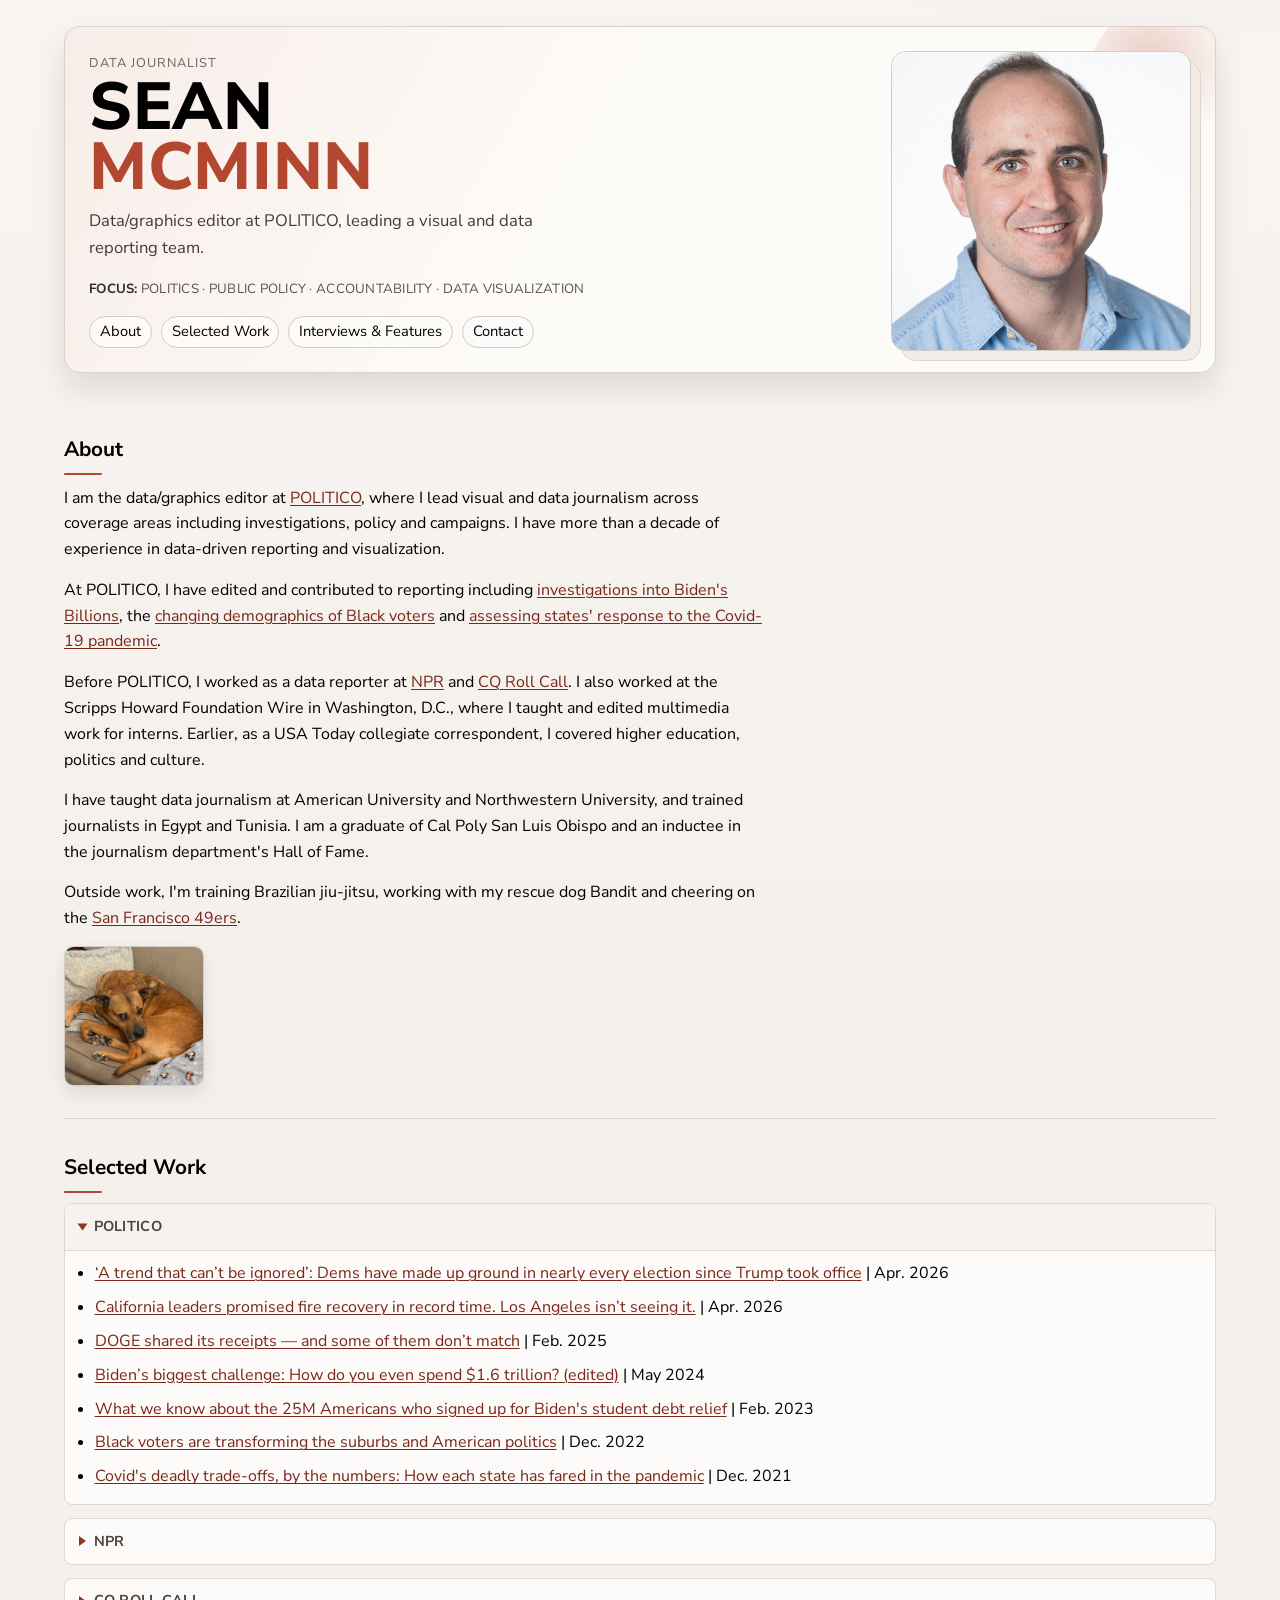
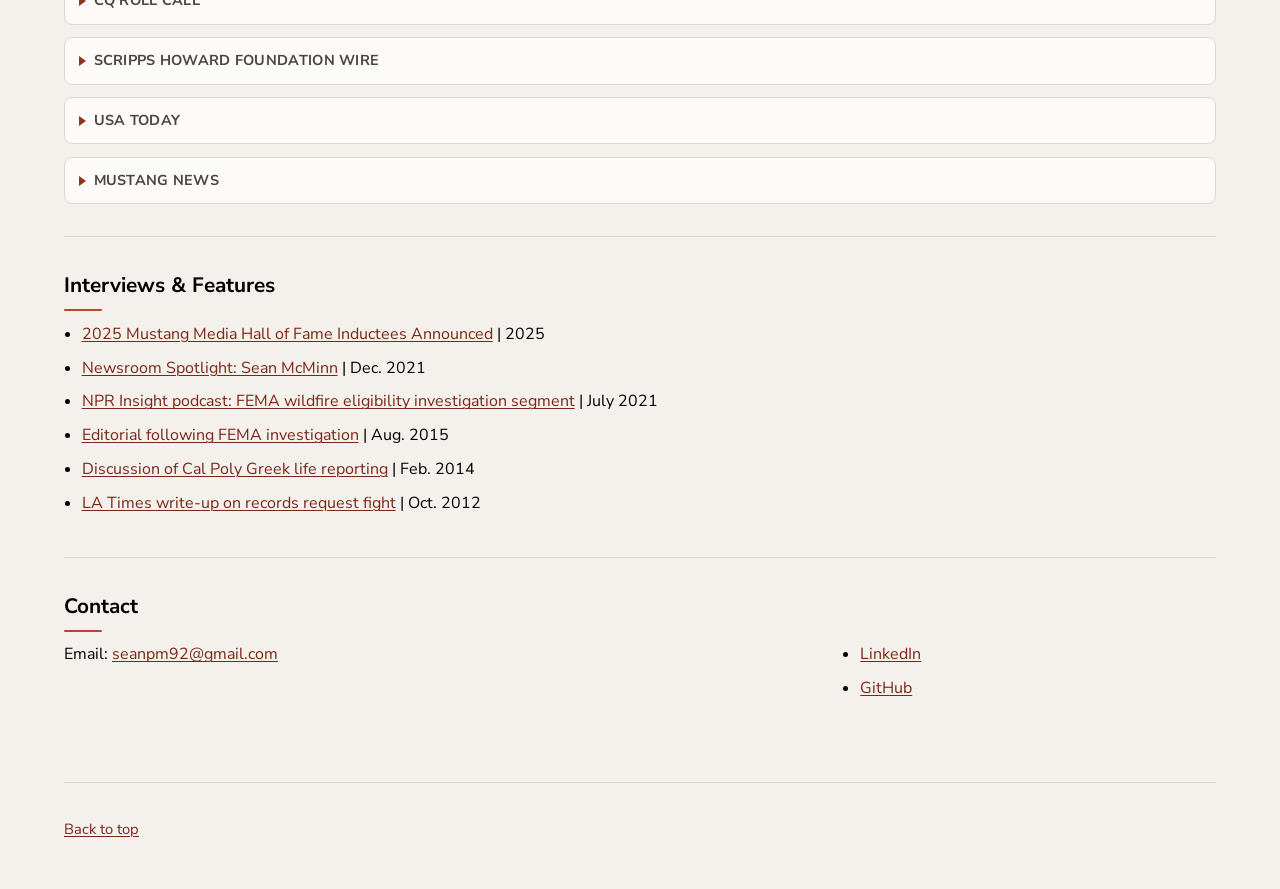
<file: index.html>
<!doctype html>
<html lang="en">
<head>
  <meta charset="utf-8">
  <meta name="viewport" content="width=device-width, initial-scale=1">
  <title>Sean McMinn | Data Journalist</title>
  <meta name="description" content="Sean McMinn is a data and graphics editor at POLITICO, leading visual and data journalism across investigations, policy, and campaigns.">

  <!-- Favicon -->
  <link rel="icon" href="data:image/svg+xml,<svg xmlns='http://www.w3.org/2000/svg' viewBox='0 0 32 32'><rect width='32' height='32' rx='6' fill='%23b3472f'/><text x='16' y='23' font-family='system-ui,sans-serif' font-size='15' font-weight='800' fill='white' text-anchor='middle'>SM</text></svg>">

  <!-- Open Graph -->
  <meta property="og:type" content="website">
  <meta property="og:url" content="https://seanmcminn.com/">
  <meta property="og:title" content="Sean McMinn | Data Journalist">
  <meta property="og:description" content="Sean McMinn is a data and graphics editor at POLITICO, leading visual and data journalism across investigations, policy, and campaigns.">
  <meta property="og:image" content="https://seanmcminn.com/assets/sean-headshot.png">
  <meta name="twitter:card" content="summary_large_image">
  <meta name="twitter:title" content="Sean McMinn | Data Journalist">
  <meta name="twitter:description" content="Sean McMinn is a data and graphics editor at POLITICO, leading visual and data journalism across investigations, policy, and campaigns.">
  <meta name="twitter:image" content="https://seanmcminn.com/assets/sean-headshot.png">

  <!-- Fonts -->
  <link rel="preconnect" href="https://fonts.googleapis.com">
  <link rel="preconnect" href="https://fonts.gstatic.com" crossorigin>
  <link rel="stylesheet" href="https://fonts.googleapis.com/css2?family=Nunito+Sans:opsz,wght@6..12,400;6..12,700;6..12,800&display=swap">

  <link rel="stylesheet" href="./assets/site.css">
</head>
<body>
  <a class="skip-link" href="#main-content">Skip to main content</a>

  <header class="site-header" id="top">
    <div class="header-inner hero-grid">
      <div class="hero-copy">
        <p class="eyebrow">Data Journalist</p>
        <h1 class="display-name"><span>Sean</span><span>McMinn</span></h1>
        <p class="dek">Data/graphics editor at POLITICO, leading a visual and data reporting team.</p>
        <p class="focus-kicker"><strong>Focus:</strong> Politics · Public policy · Accountability · Data visualization</p>
        <nav class="site-nav" aria-label="Primary">
          <a href="#about">About</a>
          <a href="#work">Selected Work</a>
          <a href="#news">Interviews &amp; Features</a>
          <a href="#contact">Contact</a>
        </nav>
      </div>
      <figure class="hero-photo-wrap">
        <img
          class="hero-photo"
          src="./assets/sean-headshot-fallback.svg"
          data-headshot="./assets/sean-headshot.png"
          data-headshot-49ers="./assets/sean-49ers.png"
          alt="Portrait of Sean McMinn"
          width="400"
          height="400"
          loading="eager"
          decoding="async"
        >
      </figure>
    </div>
  </header>

  <div class="sticky-bar" id="sticky-bar">
    <div class="sticky-bar-inner">
      <a href="#top" class="sticky-bar-name">Sean McMinn</a>
      <nav class="sticky-bar-nav" aria-label="Page sections">
        <a href="#about">About</a>
        <a href="#work">Selected Work</a>
        <a href="#news">Interviews &amp; Features</a>
        <a href="#contact">Contact</a>
      </nav>
    </div>
  </div>

  <main id="main-content">
    <section id="about" aria-labelledby="about-heading">
      <div class="section-head">
        <h2 id="about-heading">About</h2>
      </div>
      <div class="section-body prose">
        <p>I am the data/graphics editor at <a href="https://www.politico.com/staff/sean-mcminn" rel="noopener noreferrer" target="_blank">POLITICO</a>, where I lead visual and data journalism across coverage areas including investigations, policy and campaigns. I have more than a decade of experience in data-driven reporting and visualization.</p>
        <p>At POLITICO, I have edited and contributed to reporting including <a href="https://www.politico.com/news/biden-federal-funds-spending-tracking" rel="noopener noreferrer" target="_blank">investigations into Biden's Billions</a>, the <a href="https://www.politico.com/news/magazine/2021/12/07/black-great-migration-series-523619" rel="noopener noreferrer" target="_blank">changing demographics of Black voters</a> and <a href="https://www.politico.com/interactives/2021/covid-by-the-numbers-how-each-state-fared-on-our-pandemic-scorecard/" rel="noopener noreferrer" target="_blank">assessing states' response to the Covid-19 pandemic</a>.</p>
        <p>Before POLITICO, I worked as a data reporter at <a href="https://www.npr.org/people/660503340/sean-mcminn" rel="noopener noreferrer" target="_blank">NPR</a> and <a href="https://rollcall.com/author/sean-mcminn/" rel="noopener noreferrer" target="_blank">CQ Roll Call</a>. I also worked at the Scripps Howard Foundation Wire in Washington, D.C., where I taught and edited multimedia work for interns. Earlier, as a USA Today collegiate correspondent, I covered higher education, politics and culture.</p>
        <p>I have taught data journalism at American University and Northwestern University, and trained journalists in Egypt and Tunisia. I am a graduate of Cal Poly San Luis Obispo and an inductee in the journalism department's Hall of Fame.</p>
        <p>Outside work, I'm training Brazilian jiu-jitsu, working with my rescue dog Bandit and cheering on the <button type="button" class="niners-toggle" id="niners-toggle" aria-pressed="false" title="Switch to 49ers colors">San Francisco 49ers</button>.</p>
        <figure class="bandit-figure">
          <img src="./assets/bandit.jpg" data-bandit-49ers="./assets/bandit-49ers.png" alt="Bandit, Sean McMinn's rescue dog" width="220" height="220" loading="lazy" decoding="async">
        </figure>
      </div>
    </section>

    <section id="work" aria-labelledby="work-heading">
      <div class="section-head">
        <h2 id="work-heading">Selected Work</h2>
      </div>
      <div class="section-body work-groups">
        <details class="work-group" open>
          <summary>POLITICO</summary>
          <ul class="link-list">
            <li><a href="https://www.politico.com/news/2026/04/18/democrats-special-election-results-analysis-00879021" rel="noopener noreferrer" target="_blank">‘A trend that can’t be ignored’: Dems have made up ground in nearly every election since Trump took office</a> | <time datetime="2026-04">Apr. 2026</time></li>
            <li><a href="https://www.politico.com/news/2026/04/13/california-leaders-los-angeles-fire-recovery-delays-00867498" rel="noopener noreferrer" target="_blank">California leaders promised fire recovery in record time. Los Angeles isn’t seeing it.</a> | <time datetime="2026-04">Apr. 2026</time></li>
            <li><a href="https://www.politico.com/news/2025/02/22/doge-data-errors-inconsistencies-00002576" rel="noopener noreferrer" target="_blank">DOGE shared its receipts — and some of them don’t match</a> | <time datetime="2025-02">Feb. 2025</time></li>
            <li><a href="https://www.politico.com/interactives/2024/biden-trillion-dollar-spending-tracker/" rel="noopener noreferrer" target="_blank">Biden’s biggest challenge: How do you even spend $1.6 trillion? (edited)</a> | <time datetime="2024-05">May 2024</time></li>
            <li><a href="https://www.politico.com/news/2023/02/16/joe-biden-student-debt-relief-00083243" rel="noopener noreferrer" target="_blank">What we know about the 25M Americans who signed up for Biden's student debt relief</a> | <time datetime="2023-02">Feb. 2023</time></li>
            <li><a href="https://www.politico.com/news/magazine/2022/12/23/black-voters-suburban-politics-00074479" rel="noopener noreferrer" target="_blank">Black voters are transforming the suburbs and American politics</a> | <time datetime="2022-12">Dec. 2022</time></li>
            <li><a href="https://www.politico.com/interactives/2021/covid-by-the-numbers-how-each-state-fared-on-our-pandemic-scorecard/" rel="noopener noreferrer" target="_blank">Covid's deadly trade-offs, by the numbers: How each state has fared in the pandemic</a> | <time datetime="2021-12">Dec. 2021</time></li>
          </ul>
        </details>

        <details class="work-group">
          <summary>NPR</summary>
          <ul class="link-list">
            <li><a href="https://www.npr.org/2021/07/01/1010897265/as-western-wildfires-worsen-fema-is-denying-most-people-who-ask-for-help" rel="noopener noreferrer" target="_blank">As Western wildfires worsen, FEMA is denying most people who ask for help</a> | <time datetime="2021-07">July 2021</time></li>
            <li><a href="https://www.npr.org/2021/02/05/962946721/across-the-south-covid-19-vaccine-sites-missing-from-black-and-hispanic-neighbor" rel="noopener noreferrer" target="_blank">Across the South, COVID-19 vaccine sites missing from Black and Hispanic neighborhoods</a> | <time datetime="2021-02">Feb. 2021</time></li>
            <li><a href="https://www.npr.org/sections/health-shots/2020/09/22/914578634/americas-200-000-covid-19-deaths-small-cities-and-towns-bear-a-growing-share" rel="noopener noreferrer" target="_blank">America's 200,000 COVID-19 deaths: Small cities and towns bear a growing share</a> | <time datetime="2020-09">Sept. 2020</time></li>
            <li><a href="https://www.npr.org/2019/09/03/754044732/as-rising-heat-bakes-u-s-cities-the-poor-often-feel-it-most" rel="noopener noreferrer" target="_blank">As rising heat bakes U.S. cities, the poor often feel it most</a> | <time datetime="2019-09">Sept. 2019</time></li>
          </ul>
        </details>

        <details class="work-group">
          <summary>CQ Roll Call</summary>
          <ul class="link-list">
            <li><a href="https://www.rollcall.com/news/politics/k-street-reinvents-itself-in-the-era-of-trump" rel="noopener noreferrer" target="_blank">K Street reinvents itself in the era of Trump</a> | <time datetime="2018-02">Feb. 2018</time></li>
            <li><a href="https://www.rollcall.com/news/policy/trump-said-the-military-was-hitting-isis-much-harder-but-strikes-have-been-at-a-new-low" rel="noopener noreferrer" target="_blank">Fact-checking Trump's claim on U.S. attacking ISIS 'much harder'</a> | <time datetime="2017-11">Nov. 2017</time></li>
            <li><a href="https://www.rollcall.com/news/politics/2018-democrats-house-fundraising-challengers" rel="noopener noreferrer" target="_blank">House challengers find fundraising success outside their districts</a> | <time datetime="2017-09">Sept. 2017</time></li>
            <li><a href="https://www.rollcall.com/news/politics/congress-working-average-year-three-days-week" rel="noopener noreferrer" target="_blank">Congress is working more than average this year: Three days a week</a> | <time datetime="2017-07">July 2017</time></li>
            <li><a href="https://www.rollcall.com/news/44-sitting-members-congress-accepted-donations-trump" rel="noopener noreferrer" target="_blank">44 sitting members of Congress have accepted donations from Trump</a> | <time datetime="2017-01">Jan. 2017</time></li>
            <li><a href="https://www.rollcall.com/news/house-republicans-really-love-chick-fil" rel="noopener noreferrer" target="_blank">House Republicans really love Chick-fil-A</a> | <time datetime="2016-10">Oct. 2016</time></li>
            <li><a href="https://www.rollcall.com/news/absences-pile-members-seeking-offices" rel="noopener noreferrer" target="_blank">Absences pile up for some House members seeking other offices</a> | <time datetime="2016-09">Sept. 2016</time></li>
            <li><a href="https://www.rollcall.com/news/house-members-can-send-mail-taxpayers-dime-vulnerable-ones-much-much" rel="noopener noreferrer" target="_blank">House members send mail on taxpayer's dime, vulnerable ones do it much more</a> | <time datetime="2016-08">Aug. 2016</time></li>
          </ul>
        </details>

        <details class="work-group">
          <summary>Scripps Howard Foundation Wire</summary>
          <ul class="link-list">
            <li><a href="https://www.sanluisobispo.com/news/local/article39058860.html" rel="noopener noreferrer" target="_blank">Atascadero finds itself stuck in FEMA limbo over disaster aid</a> | <time datetime="2015-08">Aug. 2015</time></li>
            <li><a href="https://www.wptv.com/news/national/feds-study-life-saving-train-tech-after-crash" rel="noopener noreferrer" target="_blank">Feds study 'life-saving' train tech after crash</a> | <time datetime="2015-02">Feb. 2015</time></li>
          </ul>
        </details>

        <details class="work-group">
          <summary>USA Today</summary>
          <ul class="link-list">
            <li><a href="https://www.usatoday.com/story/money/personalfinance/2013/09/02/state-funding-declines-raise-tuition/2707837/" rel="noopener noreferrer" target="_blank">Sagging state funding jacks up college tuition</a> | <time datetime="2013-09">Sept. 2013</time></li>
            <li><a href="https://www.usatoday.com/story/news/nation/2013/05/11/college-grad-jobs-major-metros/2149915/" rel="noopener noreferrer" target="_blank">College grads flock to major, burgeoning metros</a> | <time datetime="2013-05">May 2013</time></li>
          </ul>
        </details>

        <details class="work-group">
          <summary>Mustang News</summary>
          <ul class="link-list">
            <li><a href="https://mustangnews.net/sexual-assault-allegations-left-out-of-cal-poly-annual-crime-report/" rel="noopener noreferrer" target="_blank">Sexual assault allegations left out of Cal Poly annual crime report</a> | <time datetime="2014-05">May 2014</time></li>
            <li><a href="https://mustangnews.net/pres-office-campus-dining-used-cal-poly-wrapping-on-kashi-granola-bars-for-demonstration/" rel="noopener noreferrer" target="_blank">Under wrappers: Cal Poly passes off Kashi granola bars as student made</a> | <time datetime="2013-06">June 2013</time></li>
            <li><a href="https://mustangnews.net/cal-states-controversial-chancellor-ends-14-year-legacy/" rel="noopener noreferrer" target="_blank">Cal State's controversial chancellor ends 14-year legacy</a> | <time datetime="2012-12">Dec. 2012</time></li>
          </ul>
        </details>
      </div>
    </section>

    <section id="news" aria-labelledby="news-heading">
      <div class="section-head">
        <h2 id="news-heading">Interviews &amp; Features</h2>
      </div>
      <div class="section-body">
        <ul class="link-list">
          <li><a href="https://journalism.calpoly.edu/2025-mustang-media-hall-fame-inductees-announced" rel="noopener noreferrer" target="_blank">2025 Mustang Media Hall of Fame Inductees Announced</a> | <time datetime="2025">2025</time></li>
          <li><a href="https://www.politico.com/blogs/meet-politico/2021/12/21/newsroom-spotlight-sean-mcminn-1529054" rel="noopener noreferrer" target="_blank">Newsroom Spotlight: Sean McMinn</a> | <time datetime="2021-12">Dec. 2021</time></li>
          <li><a href="https://www.npr.org/podcasts/381444450/insight" rel="noopener noreferrer" target="_blank">NPR Insight podcast: FEMA wildfire eligibility investigation segment</a> | <time datetime="2021-07">July 2021</time></li>
          <li><a href="https://www.sanluisobispo.com/opinion/editorials/article39059019.html" rel="noopener noreferrer" target="_blank">Editorial following FEMA investigation</a> | <time datetime="2015-08">Aug. 2015</time></li>
          <li><a href="https://www.newtimesslo.com/shredder/10633/spay-a-ho-neuter-a-bro/" rel="noopener noreferrer" target="_blank">Discussion of Cal Poly Greek life reporting</a> | <time datetime="2014-02">Feb. 2014</time></li>
          <li><a href="https://articles.latimes.com/2012/oct/21/local/la-me-public-record-20121021" rel="noopener noreferrer" target="_blank">LA Times write-up on records request fight</a> | <time datetime="2012-10">Oct. 2012</time></li>
        </ul>
      </div>
    </section>

    <section id="contact" aria-labelledby="contact-heading">
      <div class="section-head">
        <h2 id="contact-heading">Contact</h2>
      </div>
      <div class="section-body split-layout">
        <div class="prose">
          <p>Email: <a href="mailto:seanpm92@gmail.com" rel="noopener noreferrer" target="_blank">seanpm92@gmail.com</a></p>
        </div>
        <ul class="link-list">
          <li><a href="https://www.linkedin.com/in/seanmcminn/" rel="noopener noreferrer" target="_blank">LinkedIn</a></li>
          <li><a href="https://github.com/shmcminn" rel="noopener noreferrer" target="_blank">GitHub</a></li>
        </ul>
      </div>
    </section>
  </main>

  <footer class="site-footer">
    <p><a href="#top">Back to top</a></p>
  </footer>

  <script src="./assets/site.js" defer></script>
</body>
</html>
</file>
<file: assets/site.css>
:root {
  --bg: #f4f1ed;
  --surface: #fdfbf8;
  --text: #000000;
  --muted: #5f5751;
  --border: #ddd5ce;
  --accent: #b3472f;
  --accent-strong: #8e3522;
  --link: #7a2618;
  --link-hover: #5f1b11;
  --max-width: 72rem;
  --sans: "Nunito Sans", "Helvetica Neue", Helvetica, Arial, sans-serif;
}

*, *::before, *::after { box-sizing: border-box; }

html {
  scroll-behavior: smooth;
  background: var(--bg);
}

body {
  margin: 0;
  color: var(--text);
  background:
    radial-gradient(900px 480px at 90% -10%, rgba(166, 152, 140, 0.2) 0%, transparent 62%),
    radial-gradient(1050px 520px at -8% -12%, rgba(145, 132, 120, 0.14) 0%, transparent 62%),
    linear-gradient(180deg, #f8f4f1 0%, var(--bg) 42%);
  font-family: var(--sans);
  line-height: 1.62;
}

img { max-width: 100%; display: block; }

a {
  color: var(--link);
  text-decoration-thickness: 0.08em;
  text-underline-offset: 0.15em;
}

a:hover { color: var(--link-hover); }

a:focus-visible,
summary:focus-visible {
  outline: 3px solid var(--accent);
  outline-offset: 2px;
  border-radius: 2px;
}

.niners-toggle {
  border: 0;
  margin: 0;
  padding: 0;
  background: transparent;
  color: var(--link);
  font: inherit;
  text-decoration: underline;
  text-decoration-thickness: 0.08em;
  text-underline-offset: 0.15em;
  cursor: pointer;
}

.niners-toggle:hover { color: var(--link-hover); }

.niners-toggle:focus-visible {
  outline: 3px solid var(--accent);
  outline-offset: 2px;
  border-radius: 2px;
}

h1, h2, h3, .site-nav { font-family: var(--sans); }

.skip-link {
  position: absolute;
  left: 0.5rem;
  top: -3rem;
  z-index: 10;
  background: #fff;
  border: 1px solid var(--border);
  padding: 0.4rem 0.7rem;
  border-radius: 0.25rem;
  text-decoration: none;
}

.skip-link:focus { top: 0.5rem; }

.site-header, main, .site-footer {
  width: min(100% - 2rem, var(--max-width));
  margin: 0 auto;
}

.site-header { padding: 1.6rem 0 1.25rem; }

.header-inner {
  position: relative;
  border: 1px solid #d9d1ca;
  border-radius: 1rem;
  background:
    linear-gradient(120deg, rgba(179, 71, 47, 0.08) 0%, rgba(179, 71, 47, 0) 45%),
    var(--surface);
  box-shadow: 0 16px 30px rgba(76, 63, 52, 0.14);
  padding: 1.5rem 1.5rem 1.35rem;
  overflow: hidden;
}

.header-inner::after {
  content: "";
  position: absolute;
  right: -24px;
  top: -24px;
  width: 150px;
  height: 150px;
  border-radius: 50%;
  background: radial-gradient(circle at 40% 40%, rgba(179, 71, 47, 0.26) 0%, rgba(179, 71, 47, 0) 70%);
}

.hero-grid {
  display: grid;
  grid-template-columns: minmax(0, 1fr) minmax(200px, 300px);
  gap: 1.2rem 2rem;
  align-items: center;
}

.hero-copy { position: relative; z-index: 1; }
.hero-photo-wrap { margin: 0; justify-self: end; position: relative; z-index: 1; }
.hero-photo-wrap::before {
  content: "";
  position: absolute;
  inset: 10px -10px -10px 10px;
  border: 1px solid #ddd5cf;
  border-radius: 0.9rem;
  background: #f1ece7;
}
.hero-photo {
  position: relative;
  border-radius: 0.9rem;
  border: 1px solid #d4ccc5;
  width: 100%;
  height: auto;
  object-fit: cover;
}

.eyebrow {
  margin: 0;
  color: #6b625c;
  text-transform: uppercase;
  letter-spacing: 0.08em;
  font-size: 0.8rem;
}

h1 { margin: 0; }

.display-name {
  margin: 0.25rem 0 0.65rem;
  line-height: 0.9;
  text-transform: uppercase;
  letter-spacing: 0.02em;
}

.display-name span {
  display: block;
  font-weight: 800;
  font-size: clamp(2rem, 7vw, 4.15rem);
}

.display-name span:last-child { color: #b3472f; }

.dek {
  margin: 0 0 1.05rem;
  max-width: 48ch;
  color: #443d37;
  font-size: 1.04rem;
}

.focus-kicker {
  margin: 0 0 0.95rem;
  color: #5a524c;
  font-size: 0.83rem;
  letter-spacing: 0.02em;
  text-transform: uppercase;
}

.focus-kicker strong { color: #322c27; font-weight: 700; }

.site-nav {
  display: flex;
  flex-wrap: wrap;
  gap: 0.5rem 0.55rem;
  margin-bottom: 0;
}

.site-nav a {
  text-decoration: none;
  color: var(--text);
  border: 1px solid #d3cbc4;
  border-radius: 999px;
  background: rgba(253, 251, 249, 0.95);
  padding: 0.2rem 0.62rem;
  font-size: 0.92rem;
}

.site-nav a:hover {
  border-color: #c88773;
  background: #f7efec;
  color: var(--accent);
}

main { padding: 0.5rem 0 2.5rem; }

section {
  border-top: 1px solid var(--border);
  padding: 2rem 0;
  scroll-margin-top: 3rem;
}
section:first-of-type { border-top: 0; }

.section-head h2 {
  margin: 0 0 0.65rem;
  font-size: 1.3rem;
}

.section-head h2::after {
  content: "";
  display: block;
  width: 2.4rem;
  height: 0.16rem;
  margin-top: 0.36rem;
  border-radius: 999px;
  background: var(--accent);
}

.section-body { max-width: 70ch; }
.prose p { margin: 0 0 0.9rem; }

.bandit-figure { margin: 0.6rem 0 0; width: fit-content; }
.bandit-figure img {
  width: 140px;
  height: 140px;
  object-fit: cover;
  border-radius: 0.6rem;
  border: 1px solid #d3cbc4;
  box-shadow: 0 8px 18px rgba(78, 66, 56, 0.13);
}

.split-layout {
  max-width: none;
  display: grid;
  grid-template-columns: minmax(0, 2fr) minmax(0, 1fr);
  gap: 1rem 2rem;
  align-items: start;
}

.work-groups {
  max-width: none;
  display: grid;
  grid-template-columns: 1fr;
  gap: 0.8rem;
}

.work-group {
  border: 1px solid #dfd7d0;
  border-radius: 0.5rem;
  background: #fdfbf9;
  overflow: hidden;
}

.work-group summary {
  list-style: none;
  margin: 0;
  padding: 0.68rem 0.85rem;
  font-size: 0.9rem;
  letter-spacing: 0.02em;
  text-transform: uppercase;
  color: #4c443e;
  font-weight: 700;
  cursor: pointer;
  display: flex;
  align-items: center;
  gap: 0.5rem;
}

.work-group summary::-webkit-details-marker { display: none; }

.work-group summary:hover {
  background: #f6f1ec;
}

.work-group summary::before {
  content: "";
  width: 0;
  height: 0;
  border-top: 5px solid transparent;
  border-bottom: 5px solid transparent;
  border-left: 7px solid var(--accent-strong);
  transition: transform 120ms ease;
}

.work-group[open] summary {
  border-bottom: 1px solid #e1dad3;
  background: #f6f2f0;
}

.work-group[open] summary::before { transform: rotate(90deg); }

.work-group .link-list { padding: 0.65rem 0.85rem 0.85rem 1.85rem; }
.work-group .link-list li:last-child { margin-bottom: 0; }

.link-list { margin: 0; padding-left: 1.1rem; }
.link-list li { margin-bottom: 0.5rem; }

.site-footer {
  border-top: 1px solid var(--border);
  padding: 1.25rem 0 2rem;
  font-size: 0.92rem;
}

/* ── Sticky navigation bar ──────────────────────────── */
.sticky-bar {
  position: fixed;
  top: 0;
  left: 0;
  right: 0;
  z-index: 100;
  background: rgba(244, 241, 237, 0.92);
  backdrop-filter: blur(8px);
  -webkit-backdrop-filter: blur(8px);
  border-bottom: 1px solid var(--border);
  translate: 0 -100%;
  opacity: 0;
  visibility: hidden;
  transition: translate 200ms ease, opacity 200ms ease, visibility 0s 200ms;
}

.sticky-bar.is-visible {
  translate: 0 0;
  opacity: 1;
  visibility: visible;
  transition: translate 200ms ease, opacity 200ms ease, visibility 0s;
}

.sticky-bar-inner {
  width: min(100% - 2rem, var(--max-width));
  margin: 0 auto;
  display: flex;
  align-items: center;
  justify-content: space-between;
  gap: 1rem;
  padding: 0.5rem 0;
}

.sticky-bar-name {
  font-weight: 800;
  font-size: 0.88rem;
  text-transform: uppercase;
  letter-spacing: 0.04em;
  color: var(--text);
  text-decoration: none;
  white-space: nowrap;
  flex-shrink: 0;
}

.sticky-bar-name:hover { color: var(--accent); }

.sticky-bar-nav {
  display: flex;
  flex-wrap: wrap;
  gap: 0.2rem 0.35rem;
  justify-content: flex-end;
}

.sticky-bar-nav a {
  text-decoration: none;
  color: var(--muted);
  font-size: 0.83rem;
  padding: 0.15rem 0.5rem;
  border-radius: 999px;
  transition: color 120ms, background 120ms;
}

.sticky-bar-nav a:hover {
  color: var(--accent);
  background: rgba(179, 71, 47, 0.08);
}

html.theme-49ers {
  --bg: #aa0000;
  --surface: #ffffff;
  --text: #000000;
  --muted: #000000;
  --border: #000000;
  --accent: #aa0000;
  --accent-strong: #aa0000;
  --link: #aa0000;
  --link-hover: #000000;
}

html.theme-49ers body {
  background:
    repeating-linear-gradient(
      -45deg,
      #aa0000 0 28px,
      #b3995d 28px 56px,
      #aa0000 56px 84px
    );
}

html.theme-49ers .site-header,
html.theme-49ers main,
html.theme-49ers .site-footer {
  background: #ffffff;
  border-left: 4px solid #000000;
  border-right: 4px solid #000000;
}

html.theme-49ers .site-header {
  border-top: 4px solid #000000;
}

html.theme-49ers .site-footer {
  border-bottom: 4px solid #000000;
}

html.theme-49ers .header-inner {
  border: 4px solid #aa0000;
  background: #b3995d;
  box-shadow: 0 0 0 4px #000000;
}

html.theme-49ers .header-inner::after {
  background: #aa0000;
}

html.theme-49ers .hero-photo-wrap::before {
  border-color: #000000;
  background: #ffffff;
}

html.theme-49ers .hero-photo {
  border-color: #000000;
}

html.theme-49ers .display-name span:last-child {
  color: #aa0000;
}

html.theme-49ers .eyebrow { color: #000000; }
html.theme-49ers .dek { color: #000000; }
html.theme-49ers .focus-kicker { color: #000000; }
html.theme-49ers .focus-kicker strong { color: #aa0000; }

html.theme-49ers .site-nav a {
  border: 2px solid #000000;
  background: #ffffff;
  color: #000000;
}

html.theme-49ers .site-nav a:hover {
  border-color: #aa0000;
  background: #b3995d;
  color: #aa0000;
}

html.theme-49ers .bandit-figure img {
  border-color: #000000;
  box-shadow: 0 0 0 3px #b3995d;
}

html.theme-49ers .work-group {
  border: 2px solid #000000;
  background: #ffffff;
}

html.theme-49ers .work-group summary {
  color: #000000;
  background: #ffffff;
}

html.theme-49ers .work-group summary:hover {
  background: #b3995d;
}

html.theme-49ers .work-group[open] summary {
  border-bottom-color: #aa0000;
  background: #b3995d;
}

html.theme-49ers .sticky-bar {
  background: rgba(170, 0, 0, 0.95);
  border-bottom-color: #000000;
}

html.theme-49ers .sticky-bar-name { color: #ffffff; }
html.theme-49ers .sticky-bar-name:hover { color: #b3995d; }

html.theme-49ers .sticky-bar-nav a { color: rgba(255, 255, 255, 0.8); }

html.theme-49ers .sticky-bar-nav a:hover {
  color: #ffffff;
  background: rgba(255, 255, 255, 0.15);
}

@media (max-width: 59rem) {
  .hero-grid { grid-template-columns: 1fr; }
  .hero-photo-wrap { max-width: 280px; }
}

@media (max-width: 47rem) {
  .site-header, main, .site-footer {
    width: min(100% - 1rem, var(--max-width));
  }

  .header-inner { padding: 1rem; }
  section { padding: 1.5rem 0; }
  .split-layout { grid-template-columns: 1fr; }
}
</file>
